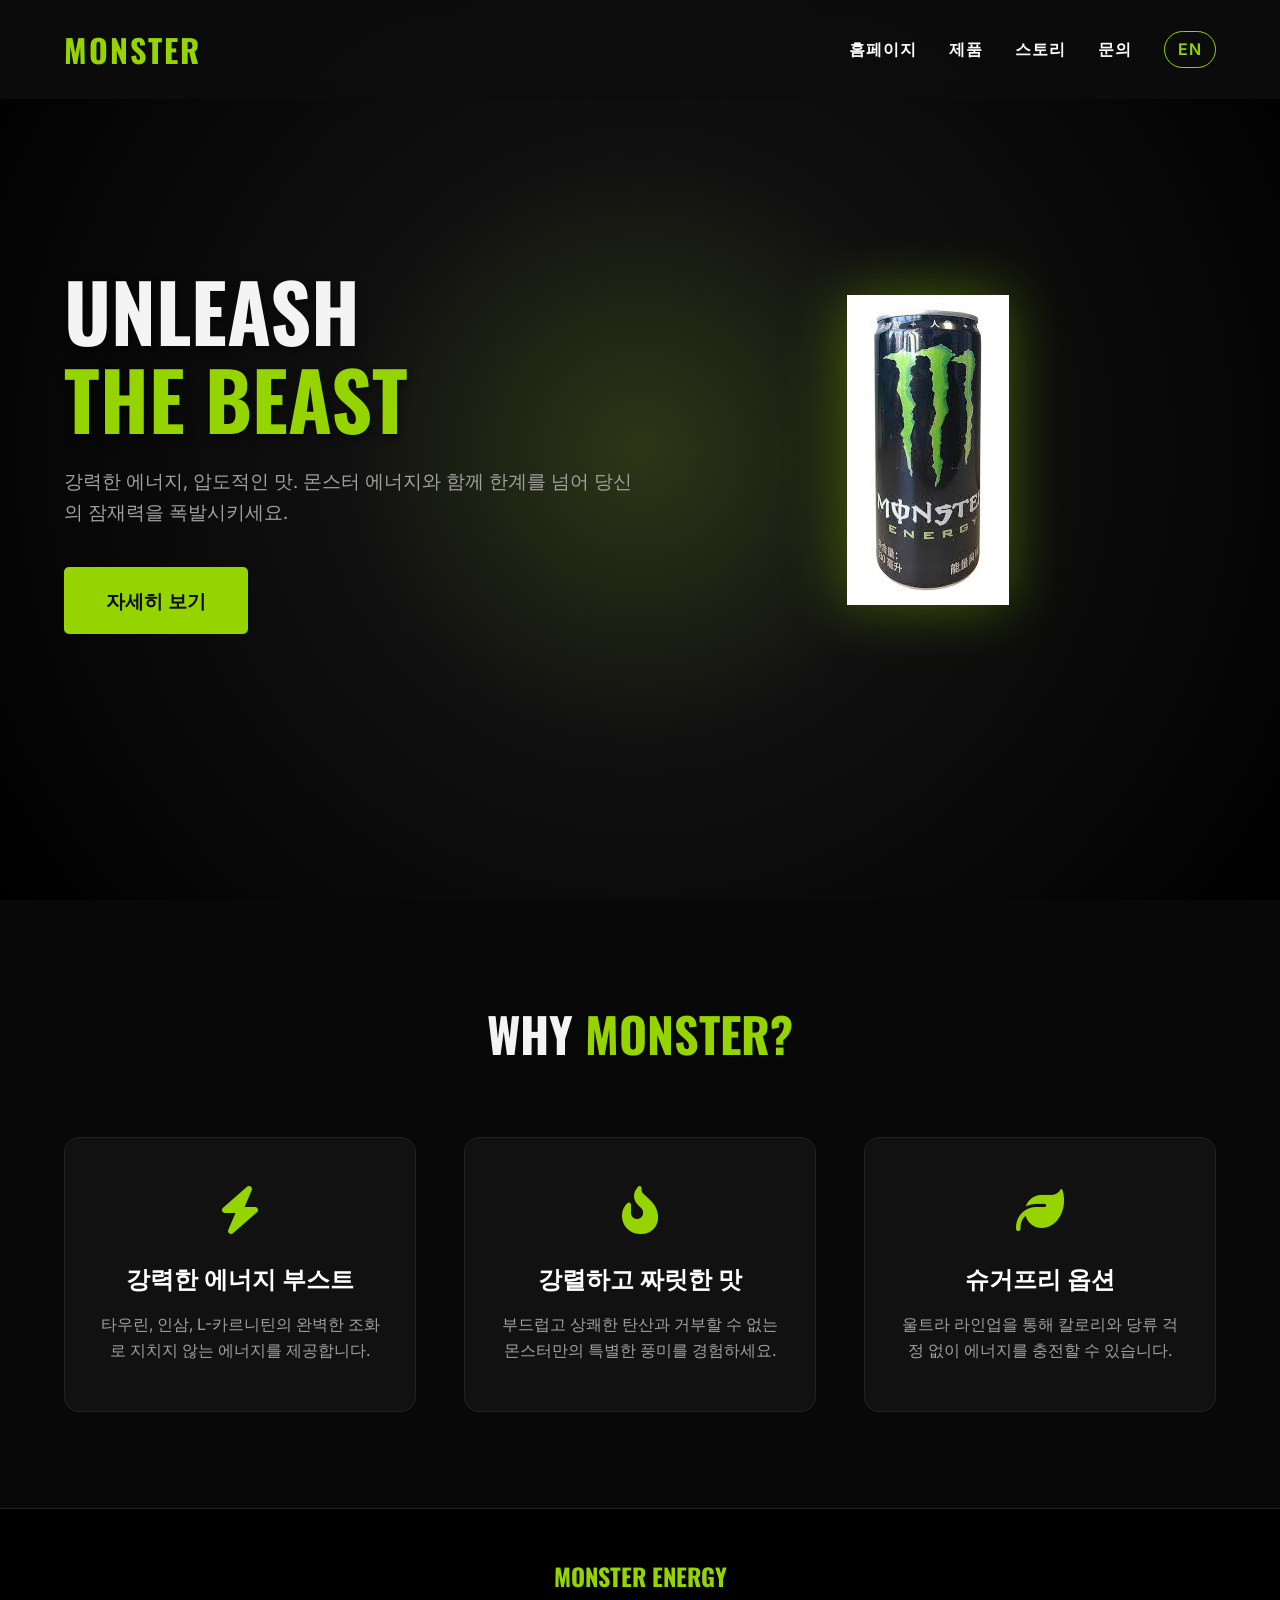
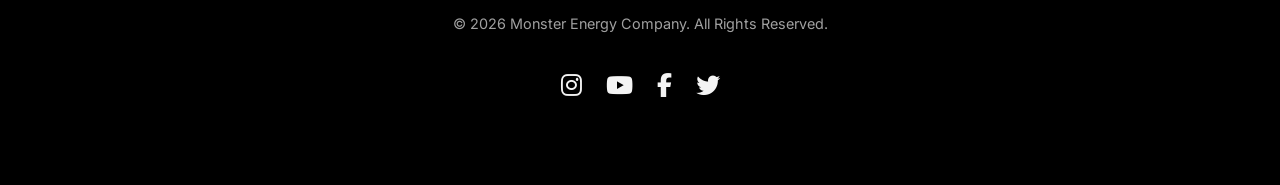
<file: index.html>
<!DOCTYPE html>
<html lang="ko">
<head>
    <meta charset="UTF-8">
    <meta name="viewport" content="width=device-width, initial-scale=1.0">
    <title>Monster Energy | Unleash The Beast</title>
    <meta name="description" content="몬스터 에너지 드링크 - 내면의 야성을 깨워라.">
    <!-- Google Fonts -->
    <link rel="preconnect" href="https://fonts.googleapis.com">
    <link rel="preconnect" href="https://fonts.gstatic.com" crossorigin>
    <link href="https://fonts.googleapis.com/css2?family=Inter:wght@300;400;600&family=Oswald:wght@500;700&display=swap" rel="stylesheet">
    <!-- FontAwesome -->
    <link rel="stylesheet" href="https://cdnjs.cloudflare.com/ajax/libs/font-awesome/6.4.0/css/all.min.css">
    <!-- Custom CSS -->
    <link rel="stylesheet" href="styles.css">
</head>
<body>
    <nav class="navbar">
        <a href="#" class="logo">MONSTER</a>
        <div class="nav-links">
            <a href="#home">홈페이지</a>
            <a href="#products">제품</a>
            <a href="#story">스토리</a>
            <a href="#contact">문의</a>
            <a href="index-en.html" class="lang-switch">EN</a>
        </div>
        <div class="hamburger">
            <i class="fas fa-bars"></i>
        </div>
    </nav>

    <section id="home" class="hero">
        <div class="hero-content">
            <h1>UNLEASH <br><span>THE BEAST</span></h1>
            <p>강력한 에너지, 압도적인 맛. 몬스터 에너지와 함께 한계를 넘어 당신의 잠재력을 폭발시키세요.</p>
            <a href="#products" class="btn">자세히 보기</a>
        </div>
        <div class="hero-image">
            <img src="assets/monster.jpg" alt="Monster Energy Drink">
        </div>
    </section>

    <section id="products" class="features">
        <h2 class="section-title">WHY <span>MONSTER?</span></h2>
        <div class="features-grid">
            <div class="feature-card">
                <i class="fas fa-bolt feature-icon"></i>
                <h3>강력한 에너지 부스트</h3>
                <p>타우린, 인삼, L-카르니틴의 완벽한 조화로 지치지 않는 에너지를 제공합니다.</p>
            </div>
            <div class="feature-card">
                <i class="fas fa-fire-flame-curved feature-icon"></i>
                <h3>강렬하고 짜릿한 맛</h3>
                <p>부드럽고 상쾌한 탄산과 거부할 수 없는 몬스터만의 특별한 풍미를 경험하세요.</p>
            </div>
            <div class="feature-card">
                <i class="fas fa-leaf feature-icon"></i>
                <h3>슈거프리 옵션</h3>
                <p>울트라 라인업을 통해 칼로리와 당류 걱정 없이 에너지를 충전할 수 있습니다.</p>
            </div>
        </div>
    </section>

    <footer id="contact">
        <div class="footer-content">
            <h2>MONSTER ENERGY</h2>
            <p>© 2026 Monster Energy Company. All Rights Reserved.</p>
            <div class="social-links">
                <a href="#"><i class="fab fa-instagram"></i></a>
                <a href="#"><i class="fab fa-youtube"></i></a>
                <a href="#"><i class="fab fa-facebook-f"></i></a>
                <a href="#"><i class="fab fa-twitter"></i></a>
            </div>
        </div>
    </footer>

    <script>
        // Navbar Scroll Effect
        window.addEventListener('scroll', () => {
            const navbar = document.querySelector('.navbar');
            if (window.scrollY > 50) {
                navbar.classList.add('scrolled');
            } else {
                navbar.classList.remove('scrolled');
            }
        });

        // Hamburger Menu Toggle
        const hamburger = document.querySelector('.hamburger');
        const navLinks = document.querySelector('.nav-links');
        const icon = hamburger.querySelector('i');

        hamburger.addEventListener('click', () => {
            navLinks.classList.toggle('active');
            if (navLinks.classList.contains('active')) {
                icon.classList.remove('fa-bars');
                icon.classList.add('fa-times');
            } else {
                icon.classList.remove('fa-times');
                icon.classList.add('fa-bars');
            }
        });

        // Close menu when a link is clicked
        document.querySelectorAll('.nav-links a').forEach(link => {
            link.addEventListener('click', () => {
                navLinks.classList.remove('active');
                icon.classList.remove('fa-times');
                icon.classList.add('fa-bars');
            });
        });
    </script>
</body>
</html>
</file>
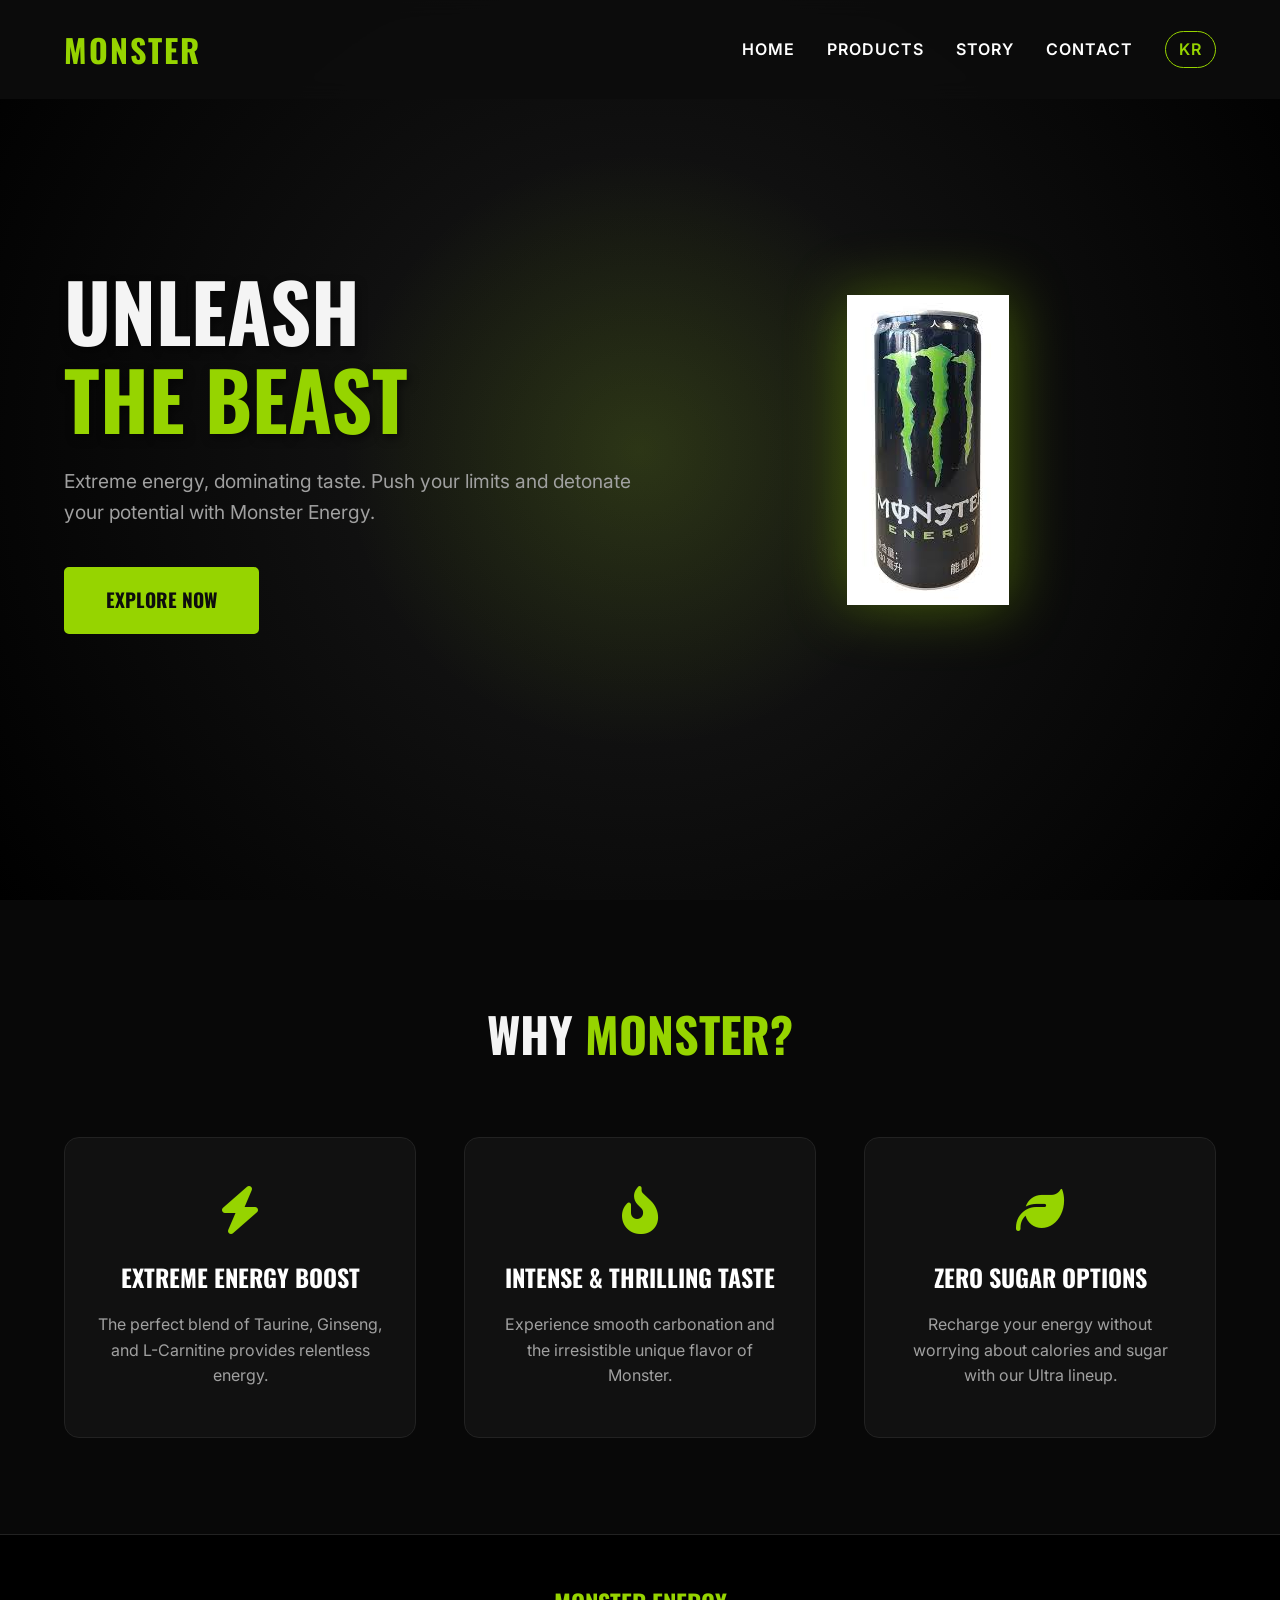
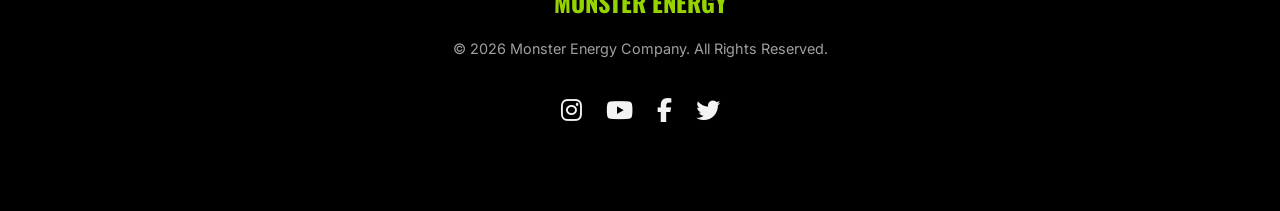
<file: index-en.html>
<!DOCTYPE html>
<html lang="en">
<head>
    <meta charset="UTF-8">
    <meta name="viewport" content="width=device-width, initial-scale=1.0">
    <title>Monster Energy | Unleash The Beast</title>
    <meta name="description" content="Monster Energy Drink - Unleash The Beast.">
    <!-- Google Fonts -->
    <link rel="preconnect" href="https://fonts.googleapis.com">
    <link rel="preconnect" href="https://fonts.gstatic.com" crossorigin>
    <link href="https://fonts.googleapis.com/css2?family=Inter:wght@300;400;600&family=Oswald:wght@500;700&display=swap" rel="stylesheet">
    <!-- FontAwesome -->
    <link rel="stylesheet" href="https://cdnjs.cloudflare.com/ajax/libs/font-awesome/6.4.0/css/all.min.css">
    <!-- Custom CSS -->
    <link rel="stylesheet" href="styles.css">
</head>
<body>
    <nav class="navbar">
        <a href="#" class="logo">MONSTER</a>
        <div class="nav-links">
            <a href="#home">Home</a>
            <a href="#products">Products</a>
            <a href="#story">Story</a>
            <a href="#contact">Contact</a>
            <a href="index.html" class="lang-switch">KR</a>
        </div>
        <div class="hamburger">
            <i class="fas fa-bars"></i>
        </div>
    </nav>

    <section id="home" class="hero">
        <div class="hero-content">
            <h1>UNLEASH <br><span>THE BEAST</span></h1>
            <p>Extreme energy, dominating taste. Push your limits and detonate your potential with Monster Energy.</p>
            <a href="#products" class="btn">Explore Now</a>
        </div>
        <div class="hero-image">
            <img src="assets/monster.jpg" alt="Monster Energy Drink">
        </div>
    </section>

    <section id="products" class="features">
        <h2 class="section-title">WHY <span>MONSTER?</span></h2>
        <div class="features-grid">
            <div class="feature-card">
                <i class="fas fa-bolt feature-icon"></i>
                <h3>Extreme Energy Boost</h3>
                <p>The perfect blend of Taurine, Ginseng, and L-Carnitine provides relentless energy.</p>
            </div>
            <div class="feature-card">
                <i class="fas fa-fire-flame-curved feature-icon"></i>
                <h3>Intense & Thrilling Taste</h3>
                <p>Experience smooth carbonation and the irresistible unique flavor of Monster.</p>
            </div>
            <div class="feature-card">
                <i class="fas fa-leaf feature-icon"></i>
                <h3>Zero Sugar Options</h3>
                <p>Recharge your energy without worrying about calories and sugar with our Ultra lineup.</p>
            </div>
        </div>
    </section>

    <footer id="contact">
        <div class="footer-content">
            <h2>MONSTER ENERGY</h2>
            <p>© 2026 Monster Energy Company. All Rights Reserved.</p>
            <div class="social-links">
                <a href="#"><i class="fab fa-instagram"></i></a>
                <a href="#"><i class="fab fa-youtube"></i></a>
                <a href="#"><i class="fab fa-facebook-f"></i></a>
                <a href="#"><i class="fab fa-twitter"></i></a>
            </div>
        </div>
    </footer>

    <script>
        // Navbar Scroll Effect
        window.addEventListener('scroll', () => {
            const navbar = document.querySelector('.navbar');
            if (window.scrollY > 50) {
                navbar.classList.add('scrolled');
            } else {
                navbar.classList.remove('scrolled');
            }
        });

        // Hamburger Menu Toggle
        const hamburger = document.querySelector('.hamburger');
        const navLinks = document.querySelector('.nav-links');
        const icon = hamburger.querySelector('i');

        hamburger.addEventListener('click', () => {
            navLinks.classList.toggle('active');
            if (navLinks.classList.contains('active')) {
                icon.classList.remove('fa-bars');
                icon.classList.add('fa-times');
            } else {
                icon.classList.remove('fa-times');
                icon.classList.add('fa-bars');
            }
        });

        // Close menu when a link is clicked
        document.querySelectorAll('.nav-links a').forEach(link => {
            link.addEventListener('click', () => {
                navLinks.classList.remove('active');
                icon.classList.remove('fa-times');
                icon.classList.add('fa-bars');
            });
        });
    </script>
</body>
</html>
</file>
<file: styles.css>
/* Base Reset */
* {
    margin: 0;
    padding: 0;
    box-sizing: border-box;
}

body {
    font-family: 'Inter', sans-serif;
    background-color: #0d0d0d;
    color: #ffffff;
    line-height: 1.6;
    overflow-x: hidden;
}

h1, h2, h3, h4, h5, h6 {
    font-family: 'Oswald', sans-serif;
    text-transform: uppercase;
}

a {
    text-decoration: none;
    color: inherit;
}

ul {
    list-style: none;
}

/* Constants */
:root {
    --primary-color: #96D400; /* Monster Green */
    --dark-bg: #0d0d0d;
    --light-text: #f4f4f4;
    --gray-text: #a0a0a0;
    --transition: all 0.3s ease;
}

/* Navbar */
.navbar {
    position: fixed;
    top: 0;
    width: 100%;
    padding: 1.5rem 5%;
    display: flex;
    justify-content: space-between;
    align-items: center;
    z-index: 1000;
    transition: var(--transition);
    background: rgba(13, 13, 13, 0.9);
    backdrop-filter: blur(10px);
}

.navbar.scrolled {
    padding: 1rem 5%;
    box-shadow: 0 5px 20px rgba(0, 0, 0, 0.5);
}

.logo {
    font-family: 'Oswald', sans-serif;
    font-size: 2rem;
    font-weight: 700;
    color: var(--primary-color);
    letter-spacing: 2px;
}

.nav-links {
    display: flex;
    gap: 2rem;
    align-items: center;
}

.nav-links a {
    font-weight: 600;
    font-size: 1rem;
    text-transform: uppercase;
    letter-spacing: 1px;
    transition: var(--transition);
    position: relative;
}

.nav-links a:hover {
    color: var(--primary-color);
}

.nav-links a::after {
    content: '';
    position: absolute;
    width: 0;
    height: 2px;
    bottom: -5px;
    left: 0;
    background-color: var(--primary-color);
    transition: var(--transition);
}

.nav-links a:hover::after {
    width: 100%;
}

.lang-switch {
    border: 1px solid var(--primary-color);
    padding: 0.3rem 0.8rem;
    border-radius: 20px;
    color: var(--primary-color) !important;
    font-size: 0.9rem;
}

.lang-switch:hover {
    background-color: var(--primary-color);
    color: var(--dark-bg) !important;
}

.lang-switch::after {
    display: none;
}

.hamburger {
    display: none;
    cursor: pointer;
    font-size: 1.5rem;
    color: var(--light-text);
}

/* Hero Section */
.hero {
    min-height: 100vh;
    display: flex;
    align-items: center;
    justify-content: space-between;
    padding: 0 5%;
    background: radial-gradient(circle at center, #1a1a1a 0%, #000000 100%);
    position: relative;
    overflow: hidden;
}

.hero::before {
    content: '';
    position: absolute;
    top: 50%;
    left: 50%;
    transform: translate(-50%, -50%);
    width: 600px;
    height: 600px;
    background: radial-gradient(circle, rgba(150, 212, 0, 0.15) 0%, transparent 70%);
    z-index: 0;
}

.hero-content {
    flex: 1;
    z-index: 1;
    max-width: 600px;
}

.hero-content h1 {
    font-size: 5rem;
    line-height: 1.1;
    margin-bottom: 1.5rem;
    color: var(--light-text);
    text-shadow: 2px 4px 10px rgba(0,0,0,0.5);
}

.hero-content h1 span {
    color: var(--primary-color);
}

.hero-content p {
    font-size: 1.2rem;
    color: var(--gray-text);
    margin-bottom: 2.5rem;
}

.btn {
    display: inline-block;
    padding: 1rem 2.5rem;
    background-color: var(--primary-color);
    color: var(--dark-bg);
    font-weight: 700;
    font-family: 'Oswald', sans-serif;
    font-size: 1.2rem;
    text-transform: uppercase;
    border-radius: 5px;
    transition: var(--transition);
    border: 2px solid var(--primary-color);
    cursor: pointer;
}

.btn:hover {
    background-color: transparent;
    color: var(--primary-color);
    box-shadow: 0 0 20px rgba(150, 212, 0, 0.5);
}

.hero-image {
    flex: 1;
    z-index: 1;
    display: flex;
    justify-content: center;
    align-items: center;
    position: relative;
}

.hero-image img {
    max-width: 100%;
    height: auto;
    filter: drop-shadow(0 0 30px rgba(150, 212, 0, 0.4));
    animation: float 6s ease-in-out infinite;
    max-height: 80vh;
}

@keyframes float {
    0% { transform: translateY(0px); }
    50% { transform: translateY(-20px); }
    100% { transform: translateY(0px); }
}

/* Features Section */
.features {
    padding: 6rem 5%;
    background-color: #080808;
    text-align: center;
}

.section-title {
    font-size: 3rem;
    margin-bottom: 4rem;
    color: var(--light-text);
}

.section-title span {
    color: var(--primary-color);
}

.features-grid {
    display: grid;
    grid-template-columns: repeat(auto-fit, minmax(300px, 1fr));
    gap: 3rem;
}

.feature-card {
    background: #111;
    padding: 3rem 2rem;
    border-radius: 15px;
    transition: var(--transition);
    border: 1px solid #222;
    position: relative;
    overflow: hidden;
}

.feature-card::before {
    content: '';
    position: absolute;
    top: -50%;
    left: -50%;
    width: 200%;
    height: 200%;
    background: radial-gradient(circle, rgba(150, 212, 0, 0.1) 0%, transparent 60%);
    opacity: 0;
    transition: var(--transition);
    z-index: 0;
}

.feature-card:hover::before {
    opacity: 1;
}

.feature-card:hover {
    transform: translateY(-10px);
    border-color: var(--primary-color);
    box-shadow: 0 10px 30px rgba(0,0,0,0.5);
}

.feature-icon {
    font-size: 3rem;
    color: var(--primary-color);
    margin-bottom: 1.5rem;
    position: relative;
    z-index: 1;
}

.feature-card h3 {
    font-size: 1.5rem;
    margin-bottom: 1rem;
    position: relative;
    z-index: 1;
}

.feature-card p {
    color: var(--gray-text);
    font-size: 1rem;
    position: relative;
    z-index: 1;
}

/* Footer */
footer {
    background-color: #000;
    padding: 3rem 5%;
    text-align: center;
    border-top: 1px solid #222;
}

.footer-content h2 {
    color: var(--primary-color);
    margin-bottom: 1rem;
}

.footer-content p {
    color: var(--gray-text);
    font-size: 0.9rem;
    margin-bottom: 2rem;
}

.social-links {
    display: flex;
    justify-content: center;
    gap: 1.5rem;
    margin-bottom: 2rem;
}

.social-links a {
    font-size: 1.5rem;
    color: var(--light-text);
    transition: var(--transition);
}

.social-links a:hover {
    color: var(--primary-color);
    transform: scale(1.2);
}

/* Responsive */
@media (max-width: 992px) {
    .hero {
        flex-direction: column;
        justify-content: center;
        text-align: center;
        padding-top: 6rem;
    }

    .hero-content h1 {
        font-size: 4rem;
    }

    .hero-content p {
        margin: 0 auto 2rem;
    }

    .hero-image img {
        max-height: 50vh;
        margin-top: 3rem;
    }
}

@media (max-width: 768px) {
    .nav-links {
        position: fixed;
        top: 0;
        right: -100%;
        height: 100vh;
        width: 70%;
        background-color: #111;
        flex-direction: column;
        justify-content: center;
        transition: var(--transition);
        box-shadow: -5px 0 20px rgba(0,0,0,0.5);
    }

    .nav-links.active {
        right: 0;
    }

    .hamburger {
        display: block;
        z-index: 1001;
    }

    .hero-content h1 {
        font-size: 3rem;
    }
    
    .section-title {
        font-size: 2.5rem;
    }
}
</file>
